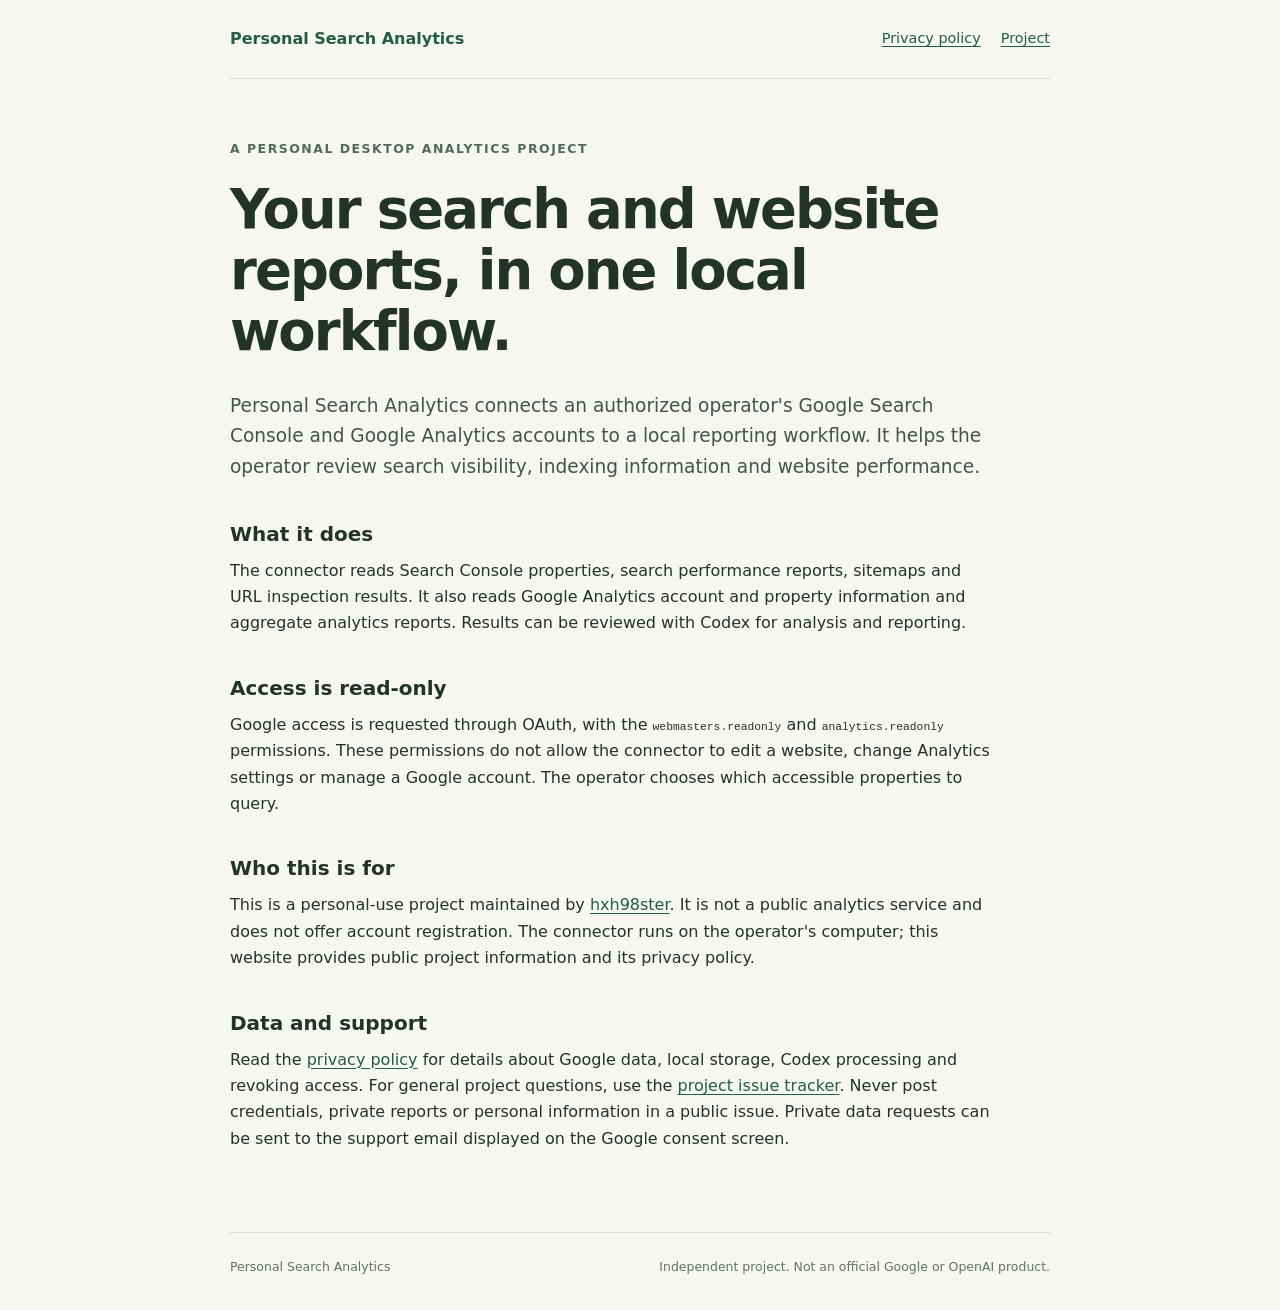
<file: index.html>
<!doctype html>
<html lang="en">
<head>
  <meta charset="utf-8">
  <meta name="viewport" content="width=device-width, initial-scale=1">
  <meta name="description" content="Personal Search Analytics is a private desktop workflow for reading Google Search Console and Google Analytics reports.">
  <title>Personal Search Analytics</title>
  <link rel="stylesheet" href="style.css">
</head>
<body>
  <header><a class="brand" href="./">Personal Search Analytics</a><nav aria-label="Main navigation"><a href="privacy.html">Privacy policy</a><a href="https://github.com/hxh98ster/personal-search-analytics">Project</a></nav></header>
  <main>
    <p class="eyebrow">A personal desktop analytics project</p>
    <h1>Your search and website reports, in one local workflow.</h1>
    <p class="intro">Personal Search Analytics connects an authorized operator's Google Search Console and Google Analytics accounts to a local reporting workflow. It helps the operator review search visibility, indexing information and website performance.</p>
    <h2>What it does</h2>
    <p>The connector reads Search Console properties, search performance reports, sitemaps and URL inspection results. It also reads Google Analytics account and property information and aggregate analytics reports. Results can be reviewed with Codex for analysis and reporting.</p>
    <h2>Access is read-only</h2>
    <p>Google access is requested through OAuth, with the <code>webmasters.readonly</code> and <code>analytics.readonly</code> permissions. These permissions do not allow the connector to edit a website, change Analytics settings or manage a Google account. The operator chooses which accessible properties to query.</p>
    <h2>Who this is for</h2>
    <p>This is a personal-use project maintained by <a href="https://github.com/hxh98ster">hxh98ster</a>. It is not a public analytics service and does not offer account registration. The connector runs on the operator's computer; this website provides public project information and its privacy policy.</p>
    <h2>Data and support</h2>
    <p>Read the <a href="privacy.html">privacy policy</a> for details about Google data, local storage, Codex processing and revoking access. For general project questions, use the <a href="https://github.com/hxh98ster/personal-search-analytics/issues">project issue tracker</a>. Never post credentials, private reports or personal information in a public issue. Private data requests can be sent to the support email displayed on the Google consent screen.</p>
  </main>
  <footer><span>Personal Search Analytics</span><span>Independent project. Not an official Google or OpenAI product.</span></footer>
</body>
</html>
</file>
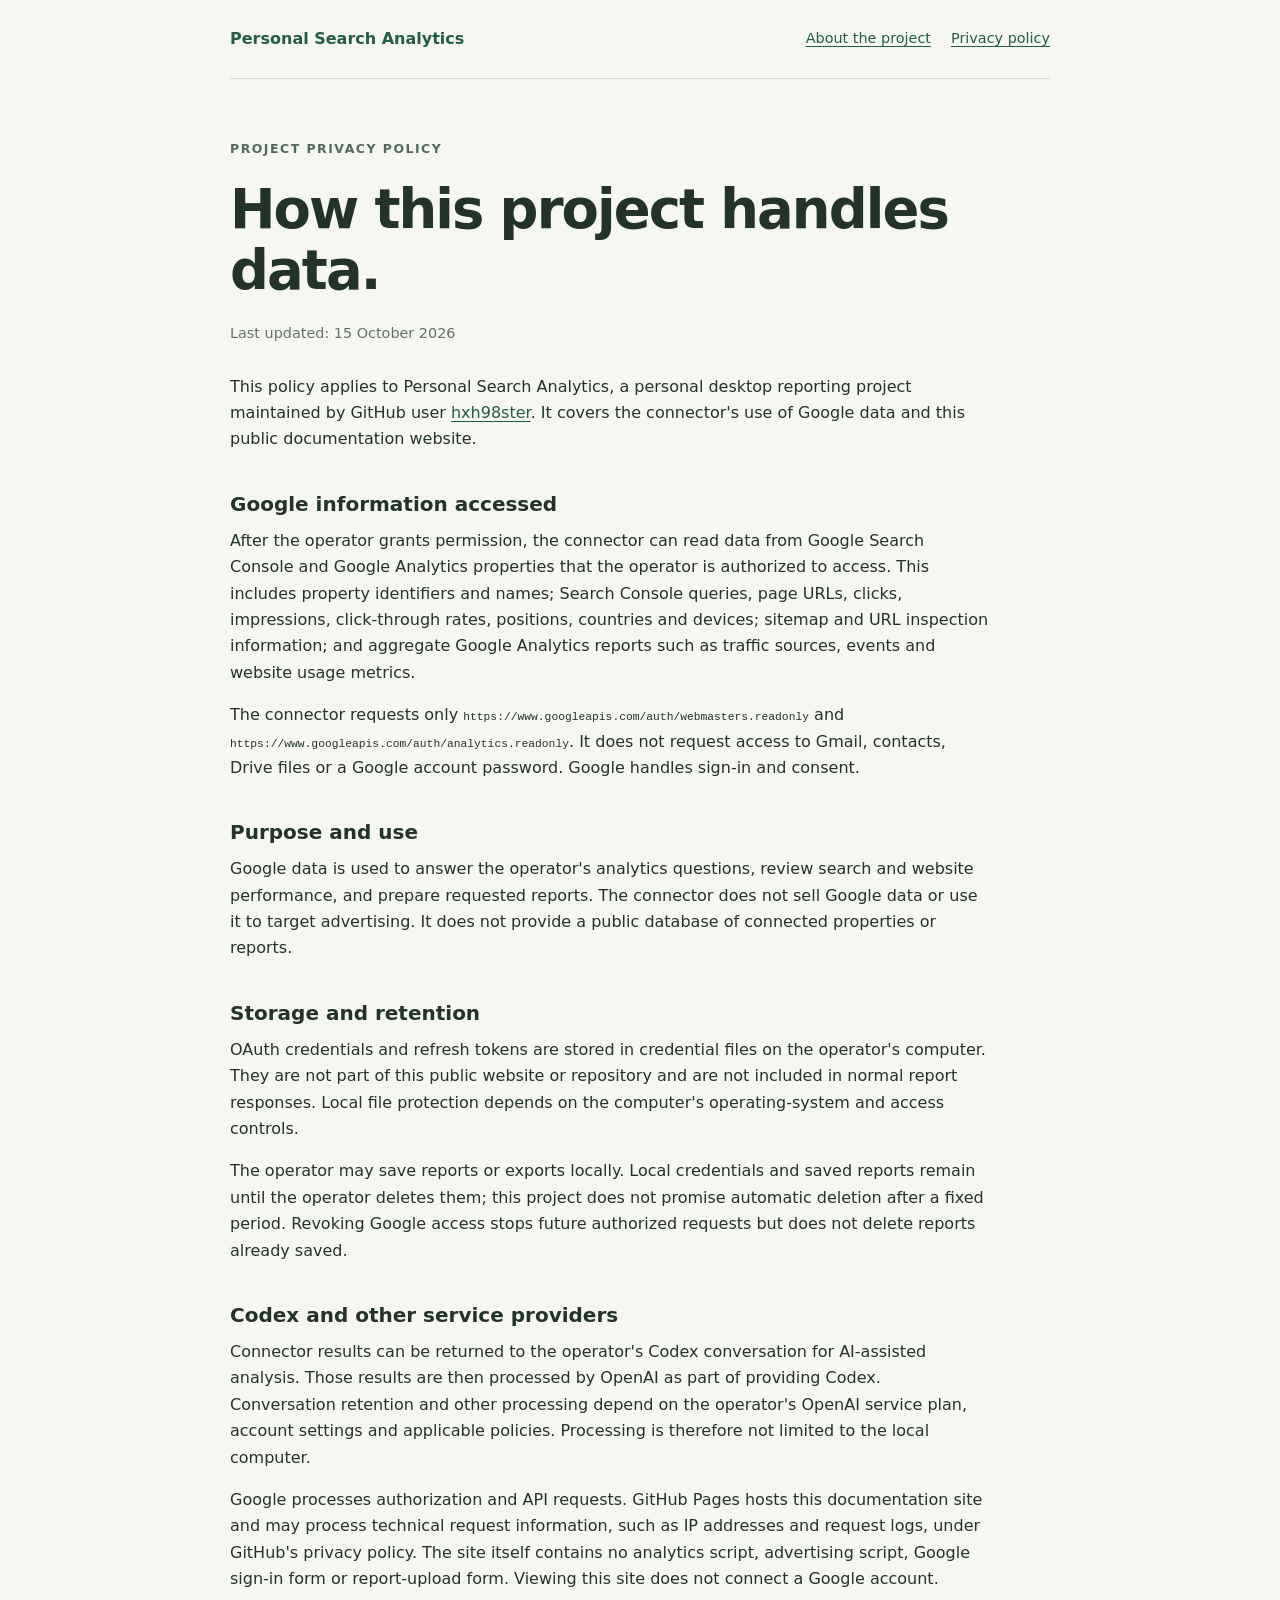
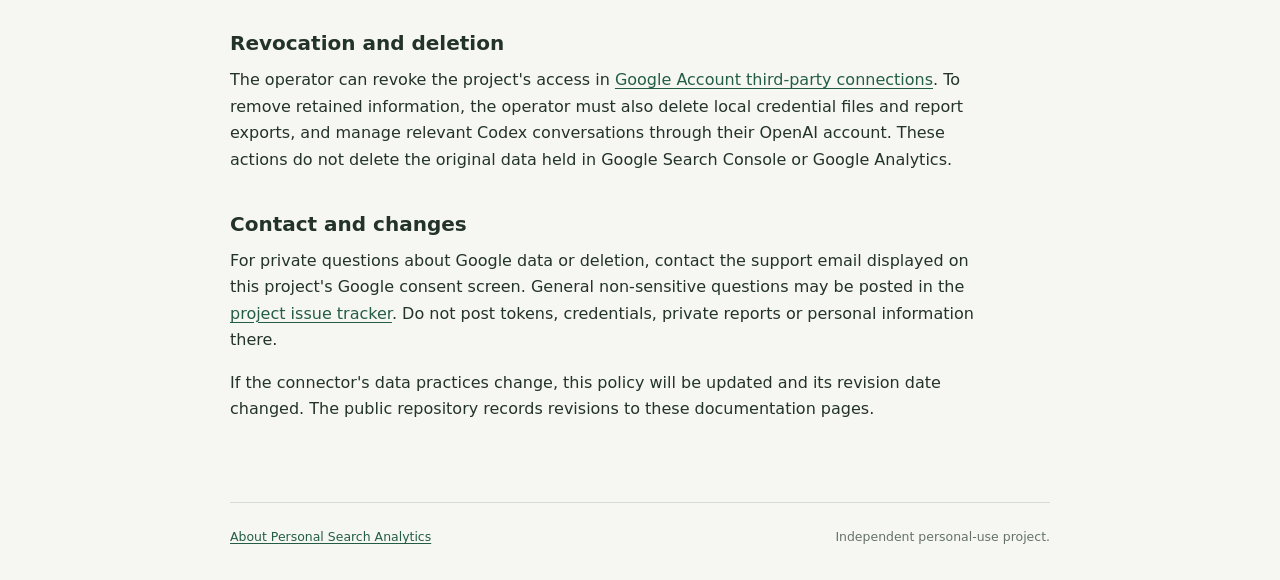
<file: privacy.html>
<!doctype html>
<html lang="en">
<head>
  <meta charset="utf-8">
  <meta name="viewport" content="width=device-width, initial-scale=1">
  <meta name="description" content="How Personal Search Analytics accesses, uses, stores and shares Google Search Console and Google Analytics data.">
  <title>Privacy policy · Personal Search Analytics</title>
  <link rel="stylesheet" href="style.css">
</head>
<body>
  <header><a class="brand" href="./">Personal Search Analytics</a><nav aria-label="Main navigation"><a href="./">About the project</a><a href="privacy.html" aria-current="page">Privacy policy</a></nav></header>
  <main>
    <p class="eyebrow">Project privacy policy</p>
    <h1>How this project handles data.</h1>
    <p class="updated">Last updated: 15 October 2026</p>
    <p>This policy applies to Personal Search Analytics, a personal desktop reporting project maintained by GitHub user <a href="https://github.com/hxh98ster">hxh98ster</a>. It covers the connector's use of Google data and this public documentation website.</p>
    <h2>Google information accessed</h2>
    <p>After the operator grants permission, the connector can read data from Google Search Console and Google Analytics properties that the operator is authorized to access. This includes property identifiers and names; Search Console queries, page URLs, clicks, impressions, click-through rates, positions, countries and devices; sitemap and URL inspection information; and aggregate Google Analytics reports such as traffic sources, events and website usage metrics.</p>
    <p>The connector requests only <code>https://www.googleapis.com/auth/webmasters.readonly</code> and <code>https://www.googleapis.com/auth/analytics.readonly</code>. It does not request access to Gmail, contacts, Drive files or a Google account password. Google handles sign-in and consent.</p>
    <h2>Purpose and use</h2>
    <p>Google data is used to answer the operator's analytics questions, review search and website performance, and prepare requested reports. The connector does not sell Google data or use it to target advertising. It does not provide a public database of connected properties or reports.</p>
    <h2>Storage and retention</h2>
    <p>OAuth credentials and refresh tokens are stored in credential files on the operator's computer. They are not part of this public website or repository and are not included in normal report responses. Local file protection depends on the computer's operating-system and access controls.</p>
    <p>The operator may save reports or exports locally. Local credentials and saved reports remain until the operator deletes them; this project does not promise automatic deletion after a fixed period. Revoking Google access stops future authorized requests but does not delete reports already saved.</p>
    <h2>Codex and other service providers</h2>
    <p>Connector results can be returned to the operator's Codex conversation for AI-assisted analysis. Those results are then processed by OpenAI as part of providing Codex. Conversation retention and other processing depend on the operator's OpenAI service plan, account settings and applicable policies. Processing is therefore not limited to the local computer.</p>
    <p>Google processes authorization and API requests. GitHub Pages hosts this documentation site and may process technical request information, such as IP addresses and request logs, under GitHub's privacy policy. The site itself contains no analytics script, advertising script, Google sign-in form or report-upload form. Viewing this site does not connect a Google account.</p>
    <h2>Revocation and deletion</h2>
    <p>The operator can revoke the project's access in <a href="https://myaccount.google.com/connections">Google Account third-party connections</a>. To remove retained information, the operator must also delete local credential files and report exports, and manage relevant Codex conversations through their OpenAI account. These actions do not delete the original data held in Google Search Console or Google Analytics.</p>
    <h2>Contact and changes</h2>
    <p>For private questions about Google data or deletion, contact the support email displayed on this project's Google consent screen. General non-sensitive questions may be posted in the <a href="https://github.com/hxh98ster/personal-search-analytics/issues">project issue tracker</a>. Do not post tokens, credentials, private reports or personal information there.</p>
    <p>If the connector's data practices change, this policy will be updated and its revision date changed. The public repository records revisions to these documentation pages.</p>
  </main>
  <footer><a href="./">About Personal Search Analytics</a><span>Independent personal-use project.</span></footer>
</body>
</html>
</file>
<file: style.css>
:root{font-family:system-ui,-apple-system,BlinkMacSystemFont,"Segoe UI",sans-serif;color:#233329;background:#f6f7f3;font-synthesis:none;color-scheme:light;line-height:1.65}
*{box-sizing:border-box}body{margin:0}header,main,footer{width:min(100% - 48px,820px);margin-inline:auto}header{padding:26px 0;display:flex;align-items:center;justify-content:space-between;gap:22px;border-bottom:1px solid #d6ddd4}a{color:#245d46;text-underline-offset:.2em}a:hover{color:#113e2c}a:focus-visible{outline:3px solid #8eb6a2;outline-offset:5px}.brand{font-weight:720;text-decoration:none}nav{display:flex;gap:20px;font-size:.9rem}main{padding:60px 0 64px}.eyebrow{font-size:.78rem;letter-spacing:.12em;text-transform:uppercase;font-weight:650;color:#536a5b;margin:0 0 20px}h1{font-size:clamp(2.1rem,5vw,3.4rem);line-height:1.12;letter-spacing:-.035em;max-width:760px;margin:0 0 28px;font-weight:650}h2{font-size:1.25rem;line-height:1.35;margin:38px 0 10px;font-weight:680}p{margin:0 0 16px;max-width:760px}.intro{font-size:1.16rem;color:#435548}.updated{color:#657267;font-size:.9rem;margin-top:-8px;margin-bottom:28px}code{font-size:.87em;overflow-wrap:anywhere}footer{border-top:1px solid #d6ddd4;padding:24px 0 32px;display:flex;flex-wrap:wrap;gap:10px 24px;justify-content:space-between;font-size:.78rem;color:#657267}@media(max-width:540px){header,main,footer{width:calc(100% - 36px)}header{align-items:flex-start;flex-direction:column;gap:12px}main{padding-top:40px}nav{gap:18px}.intro{font-size:1.04rem}h2{margin-top:30px}footer{flex-direction:column}}
</file>
